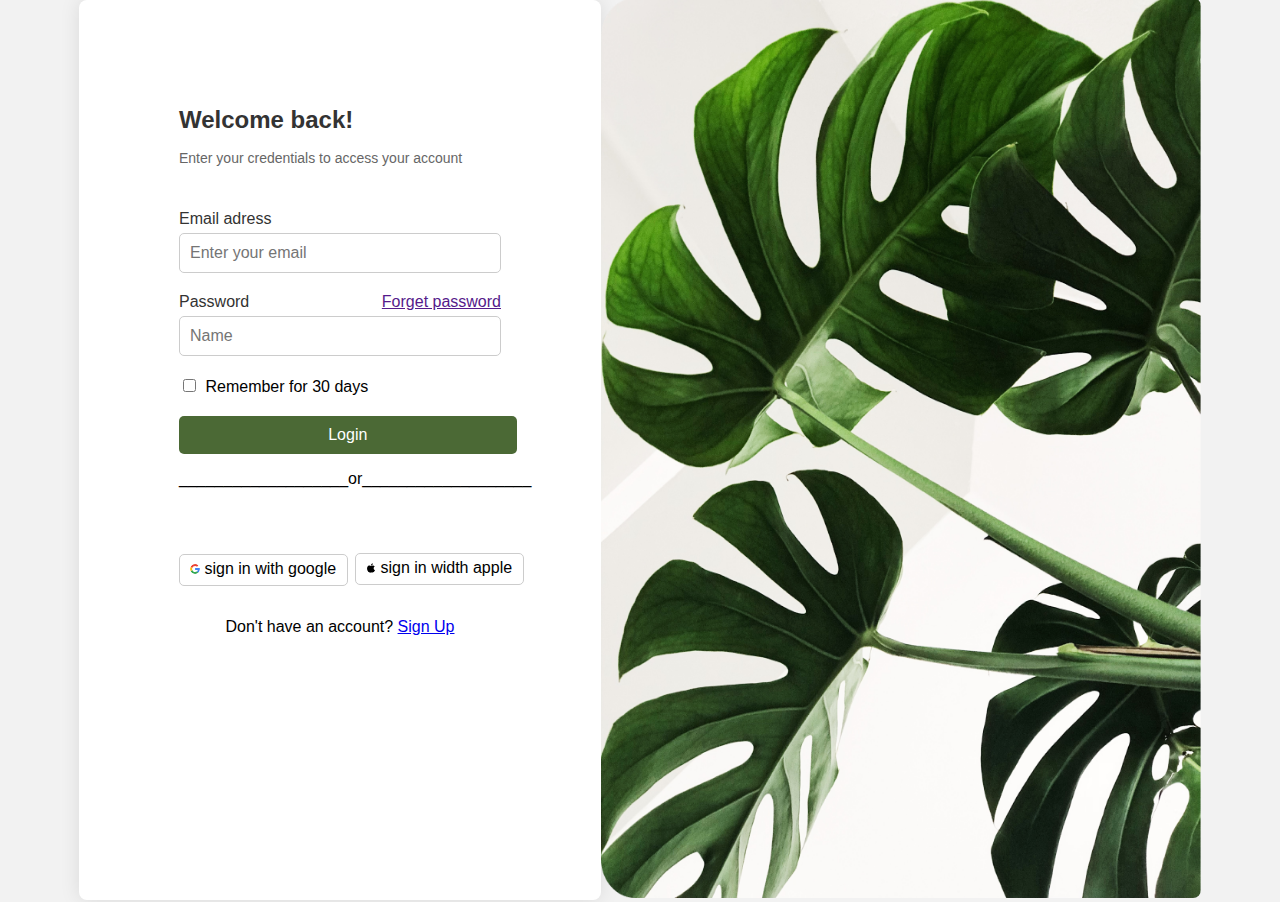
<file: index.html>
<!DOCTYPE html>
<html lang="en">
<head>
    <meta charset="UTF-8">
    <meta name="viewport" content="width=device-width, initial-scale=1.0">
    <link rel="stylesheet" href="style.css">
    <title>intégrer une maquette</title>
</head>
<body>
    <section class="b">
        
        <div class="login-container">
            <div class="title">
                <h1>Welcome back!</h1>
                <p>Enter your credentials to access your account</p>
            </div>
            <form action="">
             <div class="input-group">
                <label for="">Email adress</label>
                <input type="text" name="Email" placeholder="Enter your email">
                
             </div>
            <div class="input-group">
                <div id="ss">
                    <label for="">Password</label>
                    <a href="">Forget password</a>
                </div>
                <input type="text" name="Password" placeholder="Name" >
            </div>
            <div class="input-group">
                <input type="checkbox" id="remember" name="remember" value="1"> Remember for 30 days
            </div>
            <button type="submit">Login</button>
            <p>___________________or___________________</p>
            </form>
            <div class="icon1">
                <img src="google.svg" class="A" alt="">
                sign in with google
            </div>
            <div class="icon2">
                <img src="apple.svg" class="B" alt="">
                sign in width apple
                
            </div>
            <div class="p">
                Don't have an account? <a href="sign.html">Sign Up</a>
            </div>
        </div>
        <div class="img">
            <img src="auth-img.png" alt="">
        </div>
        
    </section>
</body>
</html>
</file>
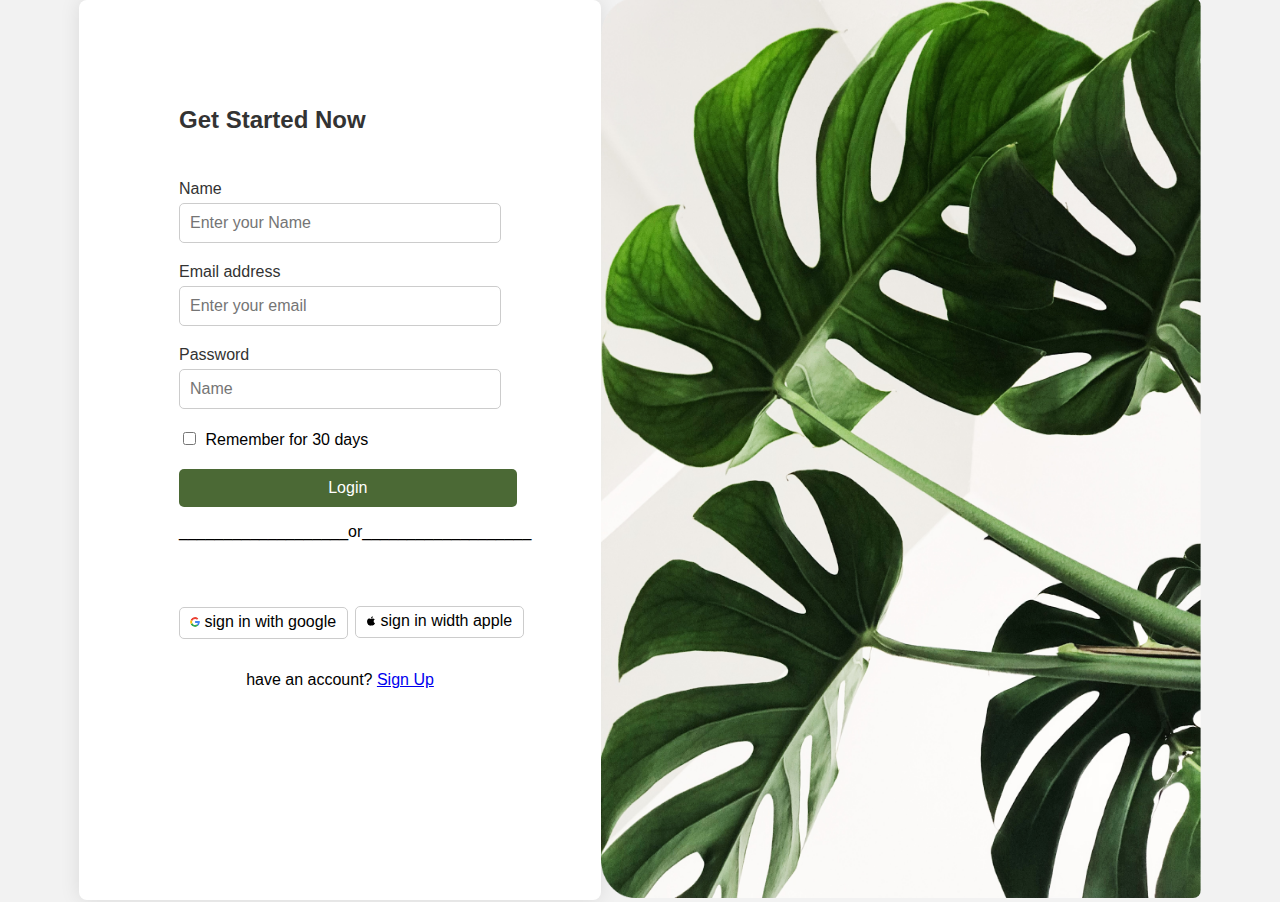
<file: sign.html>
<!DOCTYPE html>
<html lang="en">
<head>
    <meta charset="UTF-8">
    <meta name="viewport" content="width=device-width, initial-scale=1.0">
    <link rel="stylesheet" href="style.css">
    <title>intégrer une maquette</title>
</head>
<body>
    <section class="b">
        
        <div class="login-container">
            <div class="title">
                <h1>Get Started Now</h1>
            </div>
            <form action="">
             <div class="input-group">
                <label for="">Name</label>
                <input type="text" name="Email" placeholder="Enter your Name">
                
             </div>
            <div class="input-group">
                <label for="">Email address</label>
                <input type="text" name="Email" placeholder="Enter your email">
            </div>
            <div class="input-group">
                <label for="">Password</label>
                <input type="text" name="Email" placeholder="Name">
            </div>
            <div class="input-group">
                <input type="checkbox" id="remember" name="remember" value="1"> Remember for 30 days
            </div>
            <button type="submit">Login</button>
            <p>___________________or___________________</p>
            </form>
            <div class="icon1">
                <img src="google.svg" class="A" alt="">
                sign in with google
            </div>
            <div class="icon2">
                <img src="apple.svg" class="B" alt="">
                sign in width apple
            </div>
            <div class="p">
             have an account? <a href="index.html">Sign Up</a>
            </div>
        </div>
        <div class="img">
            <img src="auth-img.png" alt="">
        </div>
        
    </section>
</body>
</html>
</file>
<file: style.css>
body {
  font-family: Arial, sans-serif;
  margin: 0;
  padding: 0;
  background-color: #f2f2f2;
}

section {
  display: flex;
  justify-content: center;
  align-items: center;
  height: 100vh;
  width: 100%;
}

.login-container {
  background-color: #fff;
  display: flex;

  border-radius: 8px;
  box-shadow: 0 0 20px rgba(0, 0, 0, 0.1);
  height: 100vh;
  flex-direction: column;
}

form {
  /* display: flex;
  justify-content: center;
  align-items: center;
  flex-direction: column; */
  margin-bottom: 100px;
  margin-left: 100px;
  margin-bottom: 50px;
}
.title {
  margin-bottom: 30px;
  margin-top: 90px;
  margin-left: 100px;
}

.title h1 {
  font-size: 24px;
  color: #333;
}

.title p {
  font-size: 14px;
  color: #666;
}

.input-group {
  margin-bottom: 20px;
  justify-content: center;
  margin-right: 100px;
}

.input-group label {
  display: block;
  font-size: 16px;
  color: #333;
  margin-bottom: 5px;
}

.input-group input[type="text"],
.input-group input[type="password"] {
  width: 300px;
  padding: 10px;
  font-size: 16px;
  border-radius: 5px;
  border: 1px solid #ccc;
}

.input-group input[type="checkbox"] {
  margin-right: 5px;
}

button {
  width: 80%;
  padding: 10px;
  font-size: 16px;
  color: #fff;
  background-color: rgba(58, 91, 34, 0.915);
  border: none;
  border-radius: 5px;
  cursor: pointer;
  margin-right: 90px;
}

button:hover {
  background-color: rgba(58, 91, 34, 0.915);
}

.A {
  width: 10px;
  height: 10px;
  position: relative;
}

img {
  width: 600px;
  height: 100vh;
  border-radius: 8px;
}

.icon1 {
  width: 30%;
  height: 25px;
  background-color: #fff;
  border: 1px solid #ccc;
  border-radius: 5px;
  position: relative;
  left: 100px;
  padding-left: 10px;
  padding-top: 5px;
}

.B {
  width: 10px;
  height: 10px;
  position: relative;
}

.icon2 {
  width: 30%;
  height: 25px;
  background-color: #fff;
  border: 1px solid #ccc;
  border-radius: 5px;
  position: relative;
  left: 276px;
  padding-left: 10px;
  padding-top: 5px;
  bottom: 33px;
}

#ss {
  display: flex;
  justify-content: space-between;
}

.p {
  text-align: center;
}
</file>
